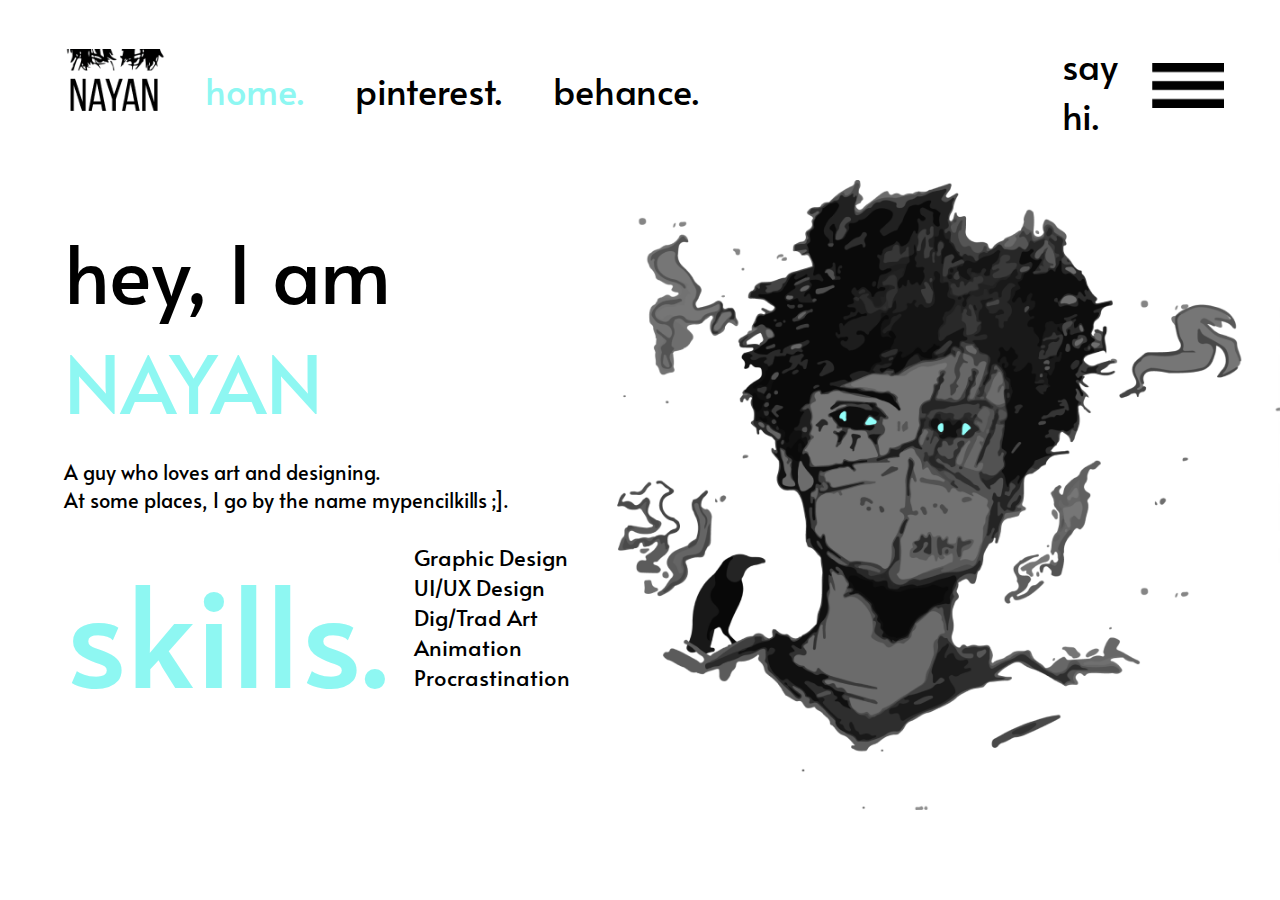
<file: index.html>
<!DOCTYPE html>
<html>
<head>
    <link type="text/css" rel="stylesheet" href="styles.css" />
    
    <link href='https://fonts.googleapis.com/css?family=Alata' rel='stylesheet'>
    <link href='https://fonts.googleapis.com/css?family=Bebas Neue' rel='stylesheet'>
    <link rel="stylesheet" href="https://fonts.googleapis.com/icon?family=Material+Icons">
    <meta name="viewport" content="width=device-width, initial-scale=1">
    <title>mypencilkills</title>
    
</head>
<body>

<!-- HOME -->

<div class="row1">
     <div class="logorow1">
      <img  alt="Nayan K" src="images/logompk.png" >
     </div>

     <div class="menurow1" >
       <a style="text-decoration: none;color:#8EF7F2;">home.</a>
       <a style="margin:0vw 2vw 0vw 2vw" href="https://www.pinterest.ca/Mypencilkills/">pinterest.</a>
       <a>behance.</a>
     </div>

     <div class="menurow2">
      INTRO
     </div>

     <div class="sayhi" style="cursor: pointer;" onclick="openStuff()">
       <a href="popupSayhi/index.html" >say hi.</a>
     </div>

     <div class="hamburger">
      <img  alt="Nayan K" src="images/hamburger icon.png" style="height: 5vh;width:auto; cursor:pointer" onclick="openNav1()">
      <!-- POP UP 1- hamburger -->
      <div id="POPUP1" class="overlay1">

      <div class="leftbox">
        <a href="index.html">ABOUT ME</a>    
        <a href="Experiences/index.html">EXPERIENCE</a>
        <a href="Artworks/index.html">ARTWORKS</a>
        <a href="Designs/index.html">designs</a>
        <a href="Projects/index.html">projects</a>
      </div>
  
      <div class="rightbox">
        <!-- slideshow-->
        <div class="postslideshow">
          
          <div class="mySlides fade">
            <img src="images/t3.png" style="height: 50vh;width: 36vw; object-fit: cover; border-radius: 10px;">
          </div>
          
          <div class="mySlides fade">
            <img src="images/t1.jpg" style="height: 50vh;width: 36vw; object-fit: cover;border-radius: 10px;">
          </div>
  
          <div class="mySlides fade">
            <img src="images/t2.jpg" style="height: 50vh; width: 36vw; object-fit: cover; border-radius: 10px;">
          </div>
  
          <br>
  
          <div class="dotssss">
            <a style="font-family: Alata; font-size: 3vh; margin-top: 1vh; margin-left: 3vh;">latest social media posts</a>
            <div>
            <span class="dot" onclick="currentSlide(1)"></span> 
            <span class="dot" onclick="currentSlide(2)"></span> 
            <span class="dot" onclick="currentSlide(3)"></span> 
          </div>
          </div>
            
        
        </div>



        <div class="endbar">
          <div class="logo">
            <img  alt="Nayan K" src="images/logompk.png">
          </div>
  
          <div class="closebar">
            <div class="mineta">
              <a href="https://www.instagram.com/mypencilkills/"><img src="images/instagram.svg" alt="instagram"></a>
              <a href="https://www.instagram.com/mypencilkills/"><img src="images/BEHANCE.svg" alt="instagram"></a>
              <a href="https://www.instagram.com/mypencilkills/"><img src="images/PINTEREST.svg" alt="instagram" ></a>
              <a href="https://www.instagram.com/mypencilkills/" ><img src="images/Linkedin.svg" alt="instagram" ></a>
            </div>

            <o><button type="button" onclick="closeNav1()">close</button></o>
          </div>
  
        </div>  
        
        

      </div>
  
      </div>
     </div>

</div>

<div class="row2">
     <div class="row2Text">
       <k1>
       <a >hey, I am </a>
       <a style="color: #8EF7F2 ">NAYAN <br></a>
       </k1>
       <o style="font-size: 15px;"><br></o>

       <a2>A guy who loves art and designing.<br>
        At some places, I go by the name mypencilkills ;].<br>
       </a2>

       <k2>
         <c style=" color: #8EF7F2; margin-right: 2vw;">skills.</c>
         <d>
          Graphic Design<br>
          UI/UX Design<br>
          Dig/Trad Art<br>
          Animation<br>
          Procrastination<br>
         </d>
       </k2>
     </div>

     <div class="Image">
      <img  alt="Nayan K" src="images/bgless nyn 1.png" >
     </div>

</div>

<div class="row3">

  <div class="sayhi2" style="cursor: pointer;" onclick="openStuff()">
    <a href="popupSayhi/index.html" style="text-decoration: none; color: black;">say hi.</a>
  </div>

  <div class="emptyrow3"> 
  </div>

  <div class="hamburger2">
   <img  alt="Nayan K" src="images/hamburger icon.png" style="height: 3vh;width:auto; cursor:pointer" onclick="openNav1()">
  </div>

</div>

<!-- ABOUT ME 

<div class="aboutme">
  <h1> About me</h1>
</div>


-->


<script src="myscript.js"></script>

</body>
</html>
</file>
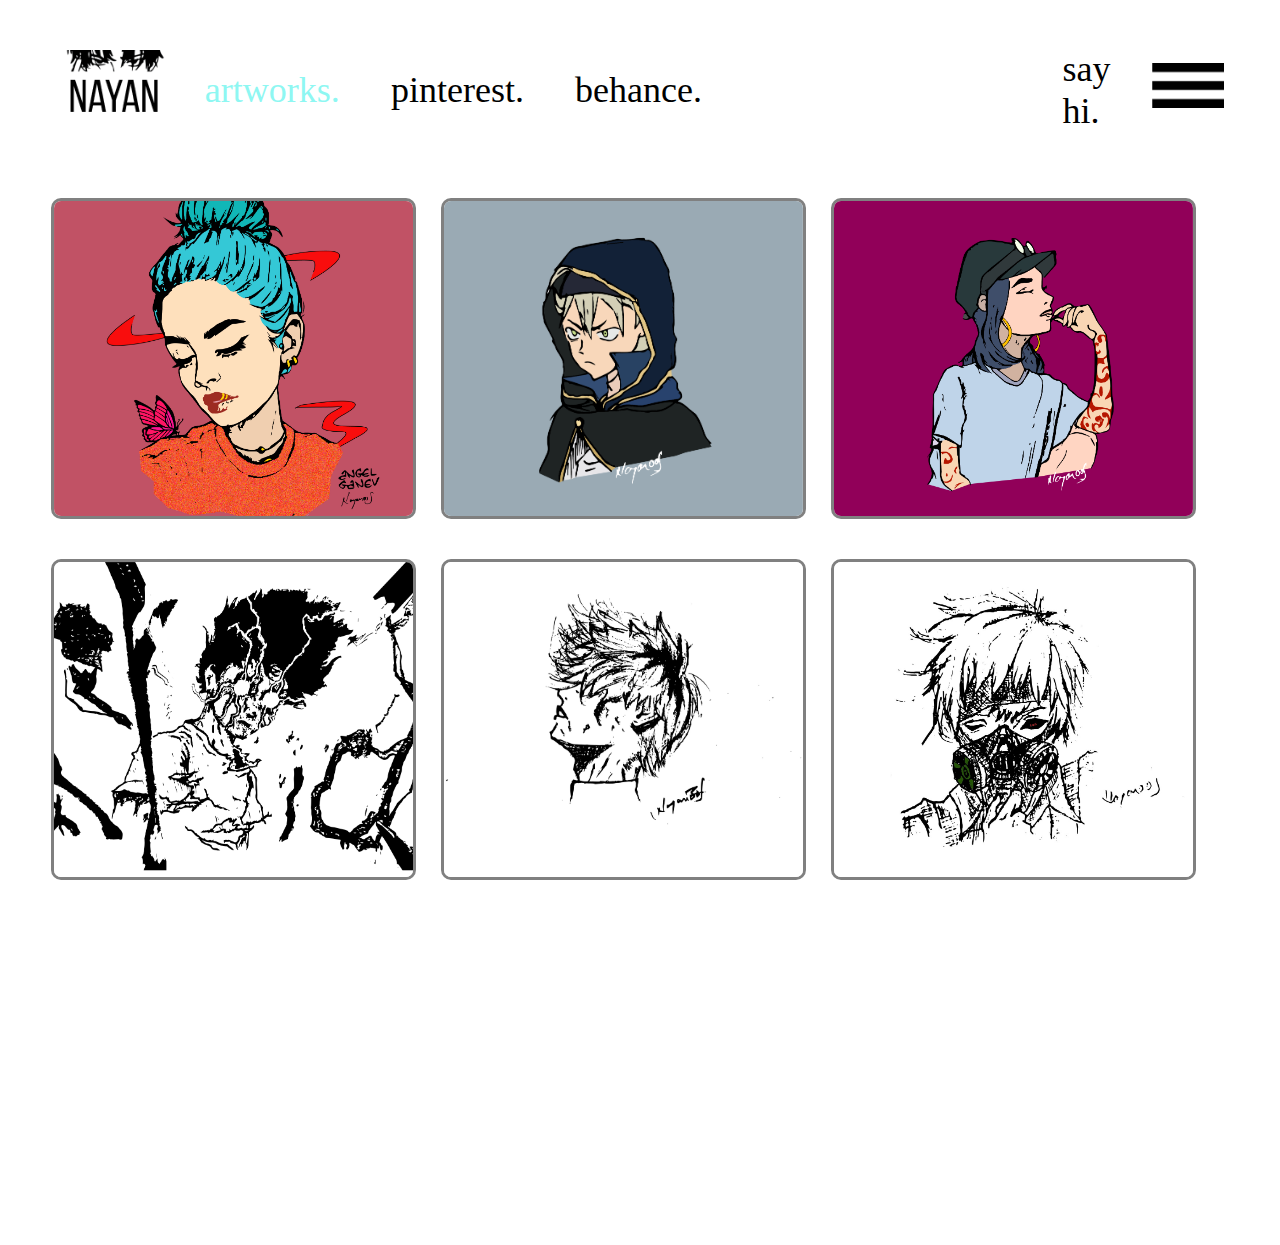
<file: Artworks/index.html>
<!DOCTYPE html>
<html>
<head>
    <link type="text/css" rel="stylesheet" href="styles.css" />
    <link href='https://fonts.googleapis.com/css?family=Sofia' rel='stylesheet'>
    <link href='https://fonts.googleapis.com/css?family=Bebas Neue' rel='stylesheet'>
    <link rel="stylesheet" href="https://fonts.googleapis.com/icon?family=Material+Icons">
    <meta name="viewport" content="width=device-width, initial-scale=1">
    <title>mypencilkills</title>
</head>
<body>

<!-- HOME -->

<div class="row1">
     <div class="logorow1">
      <img  alt="Nayan K" src="images/logompk.png" >
     </div>

     <div class="menurow1" >
      <a style="text-decoration: none;color:#8EF7F2;">artworks.</a>
      <a style="margin:0vw 2vw 0vw 2vw" href="https://www.pinterest.ca/Mypencilkills/">pinterest.</a>
      <a>behance.</a>
     </div>

     <div class="menurow2">
      Artworks
     </div>

     <div class="sayhi" style="cursor: pointer;" onclick="openStuff()">
      <a href="popupSayhi/index.html" >say hi.</a>
    </div>

     <div class="hamburger">
      <img  alt="Nayan K" src="images/hamburger icon.png" style="height: 5vh;width:auto; cursor:pointer" onclick="openNav1()">
      <!-- POP UP 1- hamburger -->
      <div id="POPUP1" class="overlay1">

      <div class="leftbox">
        <a href="../index.html">ABOUT ME</a>    
        <a href="../Experiences/index.html">EXPERIENCE</a>
        <a href="index.html">ARTWORKS</a>
        <a href="../Designs/index.html">designs</a>
        <a href="../Projects/index.html">projects</a>
      </div>
  
      <div class="rightbox">
        <!-- slideshow-->
        <div class="postslideshow">
          
          <div class="mySlides fade">
            <img src="images/t3.png" style="height: 50vh;width: 36vw; object-fit: cover; border-radius: 10px;">
          </div>
          
          <div class="mySlides fade">
            <img src="images/t1.jpg" style="height: 50vh;width: 36vw; object-fit: cover;border-radius: 10px;">
          </div>
  
          <div class="mySlides fade">
            <img src="images/t2.jpg" style="height: 50vh; width: 36vw; object-fit: cover; border-radius: 10px;">
          </div>
  
          <br>
  
          <div class="dotssss">
            <a style="font-family: futura; font-size: 3vh; margin-top: 1vh; margin-left: 3vh;">latest social media posts</a>
            <div>
            <span class="dot" onclick="currentSlide(1)"></span> 
            <span class="dot" onclick="currentSlide(2)"></span> 
            <span class="dot" onclick="currentSlide(3)"></span> 
          </div>
          </div>
            
        
        </div>



        <div class="endbar">
          <div class="logo">
            <img  alt="Nayan K" src="images/logompk.png">
          </div>
  
          <div class="closebar">
            <div class="mineta">
              <a1 href="https://www.instagram.com/mypencilkills/"><img src="images/instagram.svg" alt="instagram"></a1>
              <a1 href="https://www.instagram.com/mypencilkills/"><img src="images/BEHANCE.svg" alt="instagram"></a1>
              <a1 href="https://www.instagram.com/mypencilkills/"><img src="images/PINTEREST.svg" alt="instagram" ></a1>
              <a2 href="https://www.instagram.com/mypencilkills/"><img src="images/Linkedin.svg" alt="instagram" ></a2>
            </div>

            <o><button type="button" onclick="closeNav1()">close</button></o>
          </div>
  
        </div>  
        
        

      </div>
  
      </div>

     </div>

</div>

<div class="row2">
  <div class="rpie">
    <div class="rbeta" >
      <a href="https://www.instagram.com/mypencilkills/"><img src="images/t1.jpg" ></a>
    </div>  
    <div class="rbeta" ><a href="https://www.instagram.com/mypencilkills/"><img src="images/t3.png" ></a></div> 
    <div class="rbeta" ><a href="https://www.instagram.com/mypencilkills/"><img src="images/t4.png"></a></div> 
   
  </div>
  <div class="rpie">
    <div class="rbeta" href="https://www.instagram.com/mypencilkills/"><img src="images/t8.jpg" ></div>  
    <div class="rbeta" href="https://www.instagram.com/mypencilkills/"><img src="images/mpk.jpg" ></div>   
    <div class="rbeta" href="https://www.instagram.com/mypencilkills/"><img src="images/t5.jpg" ></div>
  </div>
  <div class="rpie">
    <div class="rbeta"><img src="images/t9.jpg" ></div>  
    <div class="rbeta"><img src="images/t7.jpg" ></div>   
    <div class="rbeta"><img src="images/t8.jpg" ></div>
  </div>
</div>

<div class="row3">

  <div class="sayhi2" style="cursor: pointer;" onclick="openStuff()">
    <a href="../popupsayhi/index.html" style="text-decoration: none; color: black;">say hi.</a>
  </div>

  <div class="emptyrow3"> 
  </div>

  <div class="hamburger2">
   <img  alt="Nayan K" src="images/hamburger icon.png" style="height: 3vh;width:auto; cursor:pointer" onclick="openNav1()">
  </div>

</div>

<script src="myscript.js"></script>

</body>
</html>
</file>
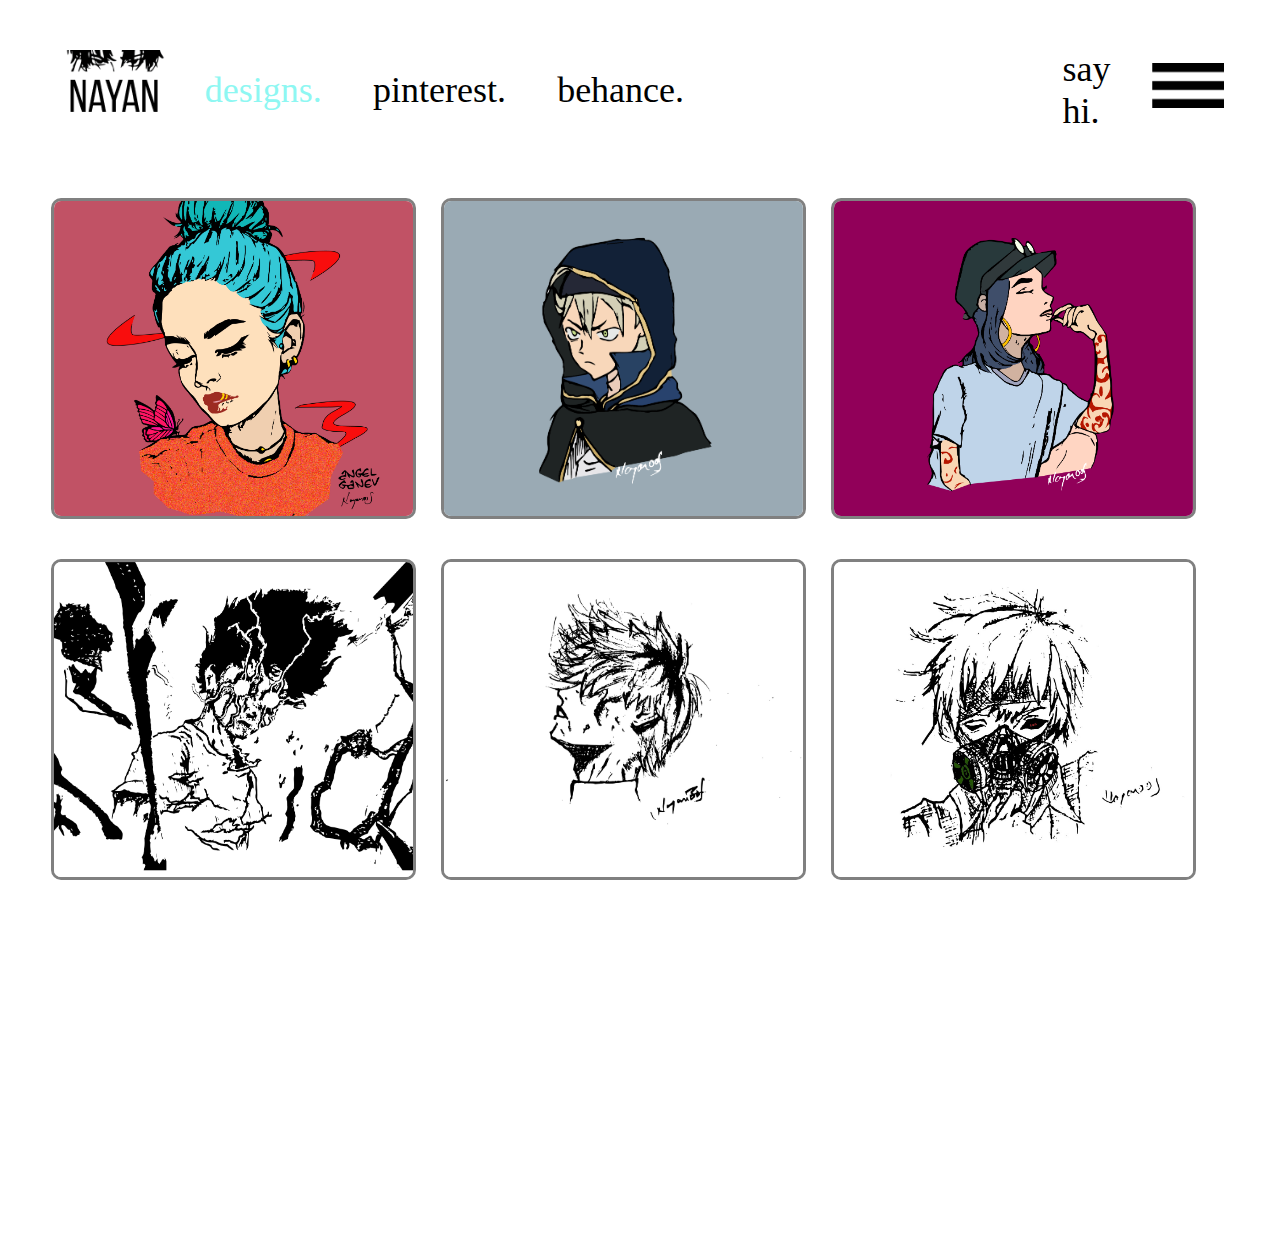
<file: Designs/index.html>
<!DOCTYPE html>
<html>
<head>
    <link type="text/css" rel="stylesheet" href="styles.css" />
    <link href='https://fonts.googleapis.com/css?family=Sofia' rel='stylesheet'>
    <link href='https://fonts.googleapis.com/css?family=Bebas Neue' rel='stylesheet'>
    <link rel="stylesheet" href="https://fonts.googleapis.com/icon?family=Material+Icons">
    <meta name="viewport" content="width=device-width, initial-scale=1">
    <title>mypencilkills</title>
</head>
<body>

<!-- HOME -->

<div class="row1">
     <div class="logorow1">
      <img  alt="Nayan K" src="images/logompk.png" >
     </div>

     <div class="menurow1" >
      <a style="text-decoration: none;color:#8EF7F2;">designs.</a>
      <a style="margin:0vw 2vw 0vw 2vw" href="https://www.pinterest.ca/Mypencilkills/">pinterest.</a>
      <a>behance.</a>
     </div>

     <div class="menurow2">
      Designs
     </div>

     <div class="sayhi" style="cursor: pointer;" onclick="openStuff()">
      <a href="popupSayhi/index.html" >say hi.</a>
    </div>

     <div class="hamburger">
      <img  alt="Nayan K" src="images/hamburger icon.png" style="height: 5vh;width:auto; cursor:pointer" onclick="openNav1()">
      <!-- POP UP 1- hamburger -->
      <div id="POPUP1" class="overlay1">

      <div class="leftbox">
        <a href="../index.html">ABOUT ME</a>    
        <a href="../Experiences/index.html">EXPERIENCE</a>
        <a href="../Artworks/index.html">ARTWORKS</a>
        <a href="index.html">designs</a>
        <a href="../Projects/index.html">projects</a>
      </div>
  
      <div class="rightbox">
        <!-- slideshow-->
        <div class="postslideshow">
          
          <div class="mySlides fade">
            <img src="images/t3.png" style="height: 50vh;width: 36vw; object-fit: cover; border-radius: 10px;">
          </div>
          
          <div class="mySlides fade">
            <img src="images/t1.jpg" style="height: 50vh;width: 36vw; object-fit: cover;border-radius: 10px;">
          </div>
  
          <div class="mySlides fade">
            <img src="images/t2.jpg" style="height: 50vh; width: 36vw; object-fit: cover; border-radius: 10px;">
          </div>
  
          <br>
  
          <div class="dotssss">
            <a style="font-family: futura; font-size: 3vh; margin-top: 1vh; margin-left: 3vh;">latest social media posts</a>
            <div>
            <span class="dot" onclick="currentSlide(1)"></span> 
            <span class="dot" onclick="currentSlide(2)"></span> 
            <span class="dot" onclick="currentSlide(3)"></span> 
          </div>
          </div>
            
        
        </div>



        <div class="endbar">
          <div class="logo">
            <img  alt="Nayan K" src="images/logompk.png">
          </div>
  
          <div class="closebar">
            <div class="mineta">
              <a1 href="https://www.instagram.com/mypencilkills/"><img src="images/instagram.svg" alt="instagram"></a1>
              <a1 href="https://www.instagram.com/mypencilkills/"><img src="images/BEHANCE.svg" alt="instagram"></a1>
              <a1 href="https://www.instagram.com/mypencilkills/"><img src="images/PINTEREST.svg" alt="instagram" ></a1>
              <a2 href="https://www.instagram.com/mypencilkills/"><img src="images/Linkedin.svg" alt="instagram" ></a2>
            </div>

            <o><button type="button" onclick="closeNav1()">close</button></o>
          </div>
  
        </div>  
        
        

      </div>
  
      </div>

     </div>

</div>

<div class="row2">
  <div class="rpie">
    <div class="rbeta" >
      <a href="https://www.instagram.com/mypencilkills/"><img src="images/t1.jpg" ></a>
    </div>  
    <div class="rbeta" ><a href="https://www.instagram.com/mypencilkills/"><img src="images/t3.png" ></a></div> 
    <div class="rbeta" ><a href="https://www.instagram.com/mypencilkills/"><img src="images/t4.png"></a></div> 
   
  </div>
  <div class="rpie">
    <div class="rbeta" href="https://www.instagram.com/mypencilkills/"><img src="images/t8.jpg" ></div>  
    <div class="rbeta" href="https://www.instagram.com/mypencilkills/"><img src="images/mpk.jpg" ></div>   
    <div class="rbeta" href="https://www.instagram.com/mypencilkills/"><img src="images/t5.jpg" ></div>
  </div>
  <div class="rpie">
    <div class="rbeta"><img src="images/t9.jpg" ></div>  
    <div class="rbeta"><img src="images/t7.jpg" ></div>   
    <div class="rbeta"><img src="images/t8.jpg" ></div>
  </div>
</div>

<div class="row3">

  <div class="sayhi2" style="cursor: pointer;" onclick="openStuff()">
    <a href="../popupsayhi/index.html" style="text-decoration: none; color: black;">say hi.</a>
  </div>

  <div class="emptyrow3"> 
  </div>

  <div class="hamburger2">
   <img  alt="Nayan K" src="images/hamburger icon.png" style="height: 3vh;width:auto; cursor:pointer" onclick="openNav1()">
  </div>

</div>

<script src="myscript.js"></script>

</body>
</html>
</file>
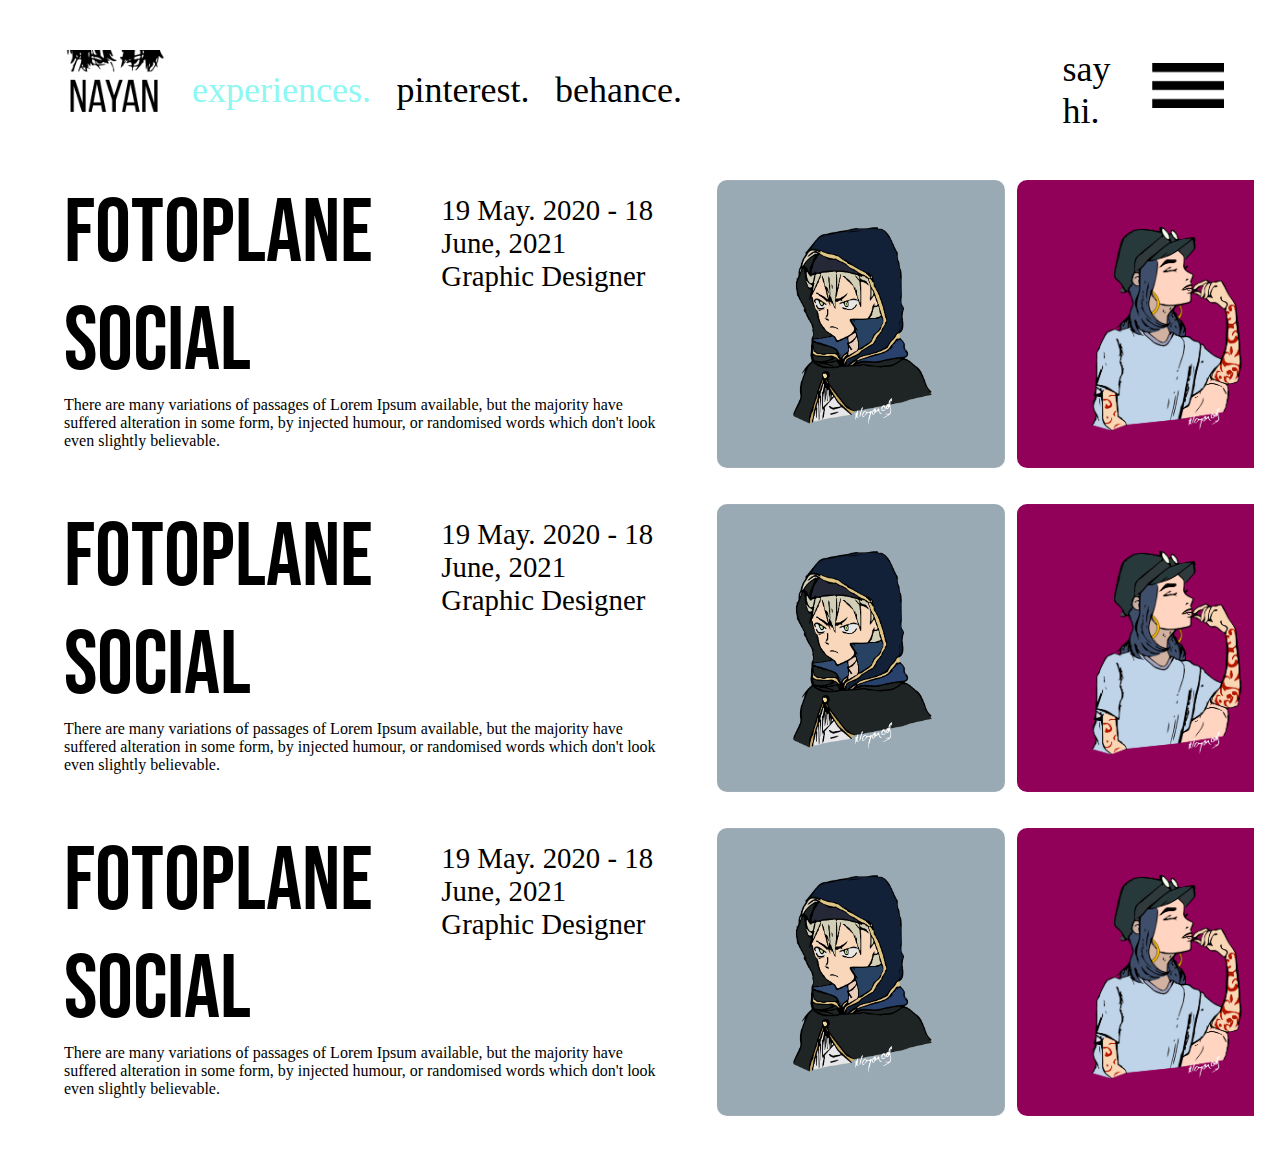
<file: Experiences/index.html>
<!DOCTYPE html>
<html>
<head>
    <link type="text/css" rel="stylesheet" href="styles.css" />
    <link href='https://fonts.googleapis.com/css?family=Sofia' rel='stylesheet'>
    <link href='https://fonts.googleapis.com/css?family=Bebas Neue' rel='stylesheet'>
    <link rel="stylesheet" href="https://fonts.googleapis.com/icon?family=Material+Icons">
    <meta name="viewport" content="width=device-width, initial-scale=1">
    <title>mypencilkills</title>
</head>
<body>

<!-- HOME -->

<div class="row1">
     <div class="logorow1">
      <img  alt="Nayan K" src="images/logompk.png" >
     </div>

     <div class="menurow1" >
      <a style="text-decoration: none;color:#8EF7F2;">experiences.</a>
      <a style="margin:0vw 2vw 0vw 2vw" href="https://www.pinterest.ca/Mypencilkills/">pinterest.</a>
      <a>behance.</a>
     </div>

     <div class="menurow2">
      Exp
     </div>

     <div class="sayhi" style="cursor: pointer;" onclick="openStuff()">
      <a href="popupSayhi/index.html" >say hi.</a>
    </div>

     <div class="hamburger">
      <img  alt="Nayan K" src="images/hamburger icon.png" style="height: 5vh;width:auto; cursor:pointer" onclick="openNav1()">
      <!-- POP UP 1- hamburger -->
      <div id="POPUP1" class="overlay1">

      <div class="leftbox">
        <a href="../index.html">ABOUT ME</a>    
        <a href="index.html">EXPERIENCE</a>
        <a href="../Artworks/index.html">ARTWORKS</a>
        <a href="../Designs/index.html">designs</a>
        <a href="../Projects/index.html">projects</a>
      </div>
  
      <div class="rightbox">
        <!-- slideshow-->
        <div class="postslideshow">
          
          <div class="mySlides fade">
            <img src="images/t3.png" style="height: 50vh;width: 36vw; object-fit: cover; border-radius: 10px;">
          </div>
          
          <div class="mySlides fade">
            <img src="images/t1.jpg" style="height: 50vh;width: 36vw; object-fit: cover;border-radius: 10px;">
          </div>
  
          <div class="mySlides fade">
            <img src="images/t2.jpg" style="height: 50vh; width: 36vw; object-fit: cover; border-radius: 10px;">
          </div>
  
          <br>
  
          <div class="dotssss">
            <a style="font-family: futura; font-size: 3vh; margin-top: 1vh; margin-left: 3vh;">latest social media posts</a>
            <div>
            <span class="dot" onclick="currentSlide(1)"></span> 
            <span class="dot" onclick="currentSlide(2)"></span> 
            <span class="dot" onclick="currentSlide(3)"></span> 
          </div>
          </div>
            
        
        </div>



        <div class="endbar">
          <div class="logo">
            <img  alt="Nayan K" src="images/logompk.png">
          </div>
  
          <div class="closebar">
            <div class="mineta">
              <a1 href="https://www.instagram.com/mypencilkills/"><img src="images/instagram.svg" alt="instagram"></a1>
              <a1 href="https://www.instagram.com/mypencilkills/"><img src="images/BEHANCE.svg" alt="instagram"></a1>
              <a1 href="https://www.instagram.com/mypencilkills/"><img src="images/PINTEREST.svg" alt="instagram" ></a1>
              <a2 href="https://www.instagram.com/mypencilkills/"><img src="images/Linkedin.svg" alt="instagram" ></a2>
            </div>

            <o><button type="button" onclick="closeNav1()">close</button></o>
          </div>
  
        </div>  
        
        

      </div>
  
      </div>

     </div>

</div>

<div class="row2">
  <div class="exp1">

    <div class="leftexp">
      <div class="heading">
        <div class="title">
          FOTOPLANE SOCIAL
        </div>
        <div class="date">
          <eta>19 May. 2020 - 18 June, 2021<br></eta>
          <eta>Graphic Designer</eta>
        </div>
      </div>
      <div class="description">
        There are many variations of passages of Lorem Ipsum available, but the majority have suffered alteration in some form, by injected humour, or randomised words which don't look even slightly believable. 
      </div>

    </div>
    
    <div class="rightexp">
      <img src="images/t3.png" >
      <img src="images/t4.png" >
      <img src="images/mpk.jpg" >
    </div>

  </div>

  <div class="exp1">

    <div class="leftexp">
      <div class="heading">
        <div class="title">
          FOTOPLANE SOCIAL
        </div>
        <div class="date">
          <eta>19 May. 2020 - 18 June, 2021<br></eta>
          <eta>Graphic Designer</eta>
        </div>
      </div>
      <div class="description">
        There are many variations of passages of Lorem Ipsum available, but the majority have suffered alteration in some form, by injected humour, or randomised words which don't look even slightly believable. 
      </div>

    </div>
    
    <div class="rightexp">
      <img src="images/t3.png" >
      <img src="images/t4.png" >
      <img src="images/mpk.jpg" >
    </div>

  </div>
  
 <div class="exp1">

    <div class="leftexp">
      <div class="heading">
        <div class="title">
          FOTOPLANE SOCIAL
        </div>
        <div class="date">
          <eta>19 May. 2020 - 18 June, 2021<br></eta>
          <eta>Graphic Designer</eta>
        </div>
      </div>
      <div class="description">
        There are many variations of passages of Lorem Ipsum available, but the majority have suffered alteration in some form, by injected humour, or randomised words which don't look even slightly believable. 
      </div>

    </div>
    
    <div class="rightexp">
      <img src="images/t3.png" >
      <img src="images/t4.png" >
      <img src="images/mpk.jpg" >
    </div>

  </div>


</div>

<div class="row3">

  <div class="sayhi2" style="cursor: pointer;" onclick="openStuff()">
    <a href="../popupSayhi/index.html" style="text-decoration: none; color: black;">say hi.</a>
  </div>

  <div class="emptyrow3"> 
  </div>

  <div class="hamburger2">
   <img  alt="Nayan K" src="images/hamburger icon.png" style="height: 3vh;width:auto; cursor:pointer" onclick="openNav1()">
  </div>

</div>

<script src="myscript.js"></script>

</body>
</html>
</file>
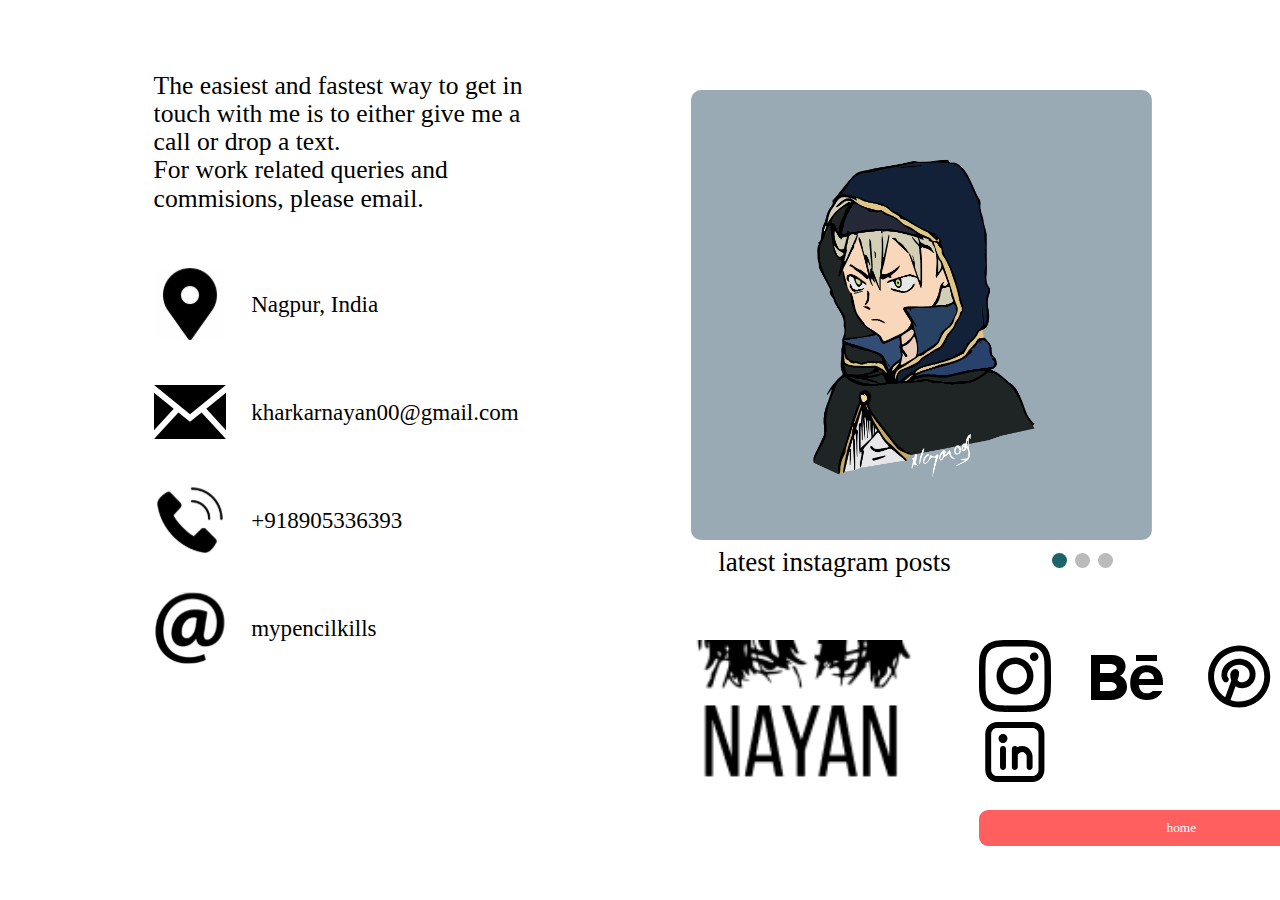
<file: popupSayhi/index.html>
<!DOCTYPE html>
<html>
<head>
    <link type="text/css" rel="stylesheet" href="styles.css" />
    <link href='https://fonts.googleapis.com/css?family=Sofia' rel='stylesheet'>
    <link href='https://fonts.googleapis.com/css?family=Bebas Neue' rel='stylesheet'>
    <link rel="stylesheet" href="https://fonts.googleapis.com/icon?family=Material+Icons">
    <meta name="viewport" content="width=device-width, initial-scale=1">
    <title>Which Me</title>
</head>
<body>


      <div class="POPUP1">

        <div class="leftbox2">
          <div class="title">
            <a>The easiest and fastest way to get in touch with me is to either give me a call or drop a text.
            <br>For work related queries and commisions, please email.</a><br><br>
            
            <div class="adressess">
            <div class="address">
                <img src="images/location.svg" alt="instagram">
                <zeta style="margin-bottom: 0px;">Nagpur, India</zeta>
            </div>
            <div class="address">
              <img src="images/email.svg" alt="instagram" >
              <zeta style="margin-bottom: 0px;">kharkarnayan00@gmail.com</zeta>
            </div>
            <div class="address">
              <img src="images/call.svg" alt="instagram" >
              <zeta style="margin-bottom: 0px;">+918905336393</zeta>
            </div>
            <div class="address">
            <img src="images/at the rate.svg" alt="instagram" >
            <zeta style="margin-bottom: 0px;">mypencilkills</zeta>
            </div>
          </div>

          </div>
        </div>
  
      <div class="rightbox">
        <!-- slideshow-->
        <div class="postslideshow">
          
          <div class="mySlides fade">
            <img src="images/t3.png">
          </div>
          
          <div class="mySlides fade">
            <img src="images/t1.jpg" >
          </div>
  
          <div class="mySlides fade">
            <img src="images/t2.jpg">
          </div>
  
          <br>
  
          <div class="dotssss">
            <a><div class="Texttt">latest instagram posts</div></a>
            <div>
            <span class="dot" onclick="currentSlide(1)"></span> 
            <span class="dot" onclick="currentSlide(2)"></span> 
            <span class="dot" onclick="currentSlide(3)"></span> 
          </div>
          </div>
            
        
        </div>
        <div class="endbar">
          <div class="logo">
            <img  alt="Nayan K" src="images/logompk.png">
          </div>
  
          <div class="closebar">
            <k>
              <a href="https://www.instagram.com/mypencilkills/"><img src="images/instagram.svg" alt="instagram" ></a>
              <a href="https://www.instagram.com/mypencilkills/"><img src="images/BEHANCE.svg" alt="instagram" ></a>
              <a href="https://www.instagram.com/mypencilkills/"><img src="images/PINTEREST.svg" alt="instagram" ></a>
              <a href="https://www.instagram.com/mypencilkills/"><img src="images/Linkedin.svg" alt="instagram"></a>
            </k>

           
            <o><button onclick="window.location.href='../index.html'" type="button">
              <k2>home</k2>
              </button>
            </o>
  
          </div>
  
        </div>     
      </div>
  
      </div>
    

<script src="myscript.js"></script>

</body>
</html>
</file>
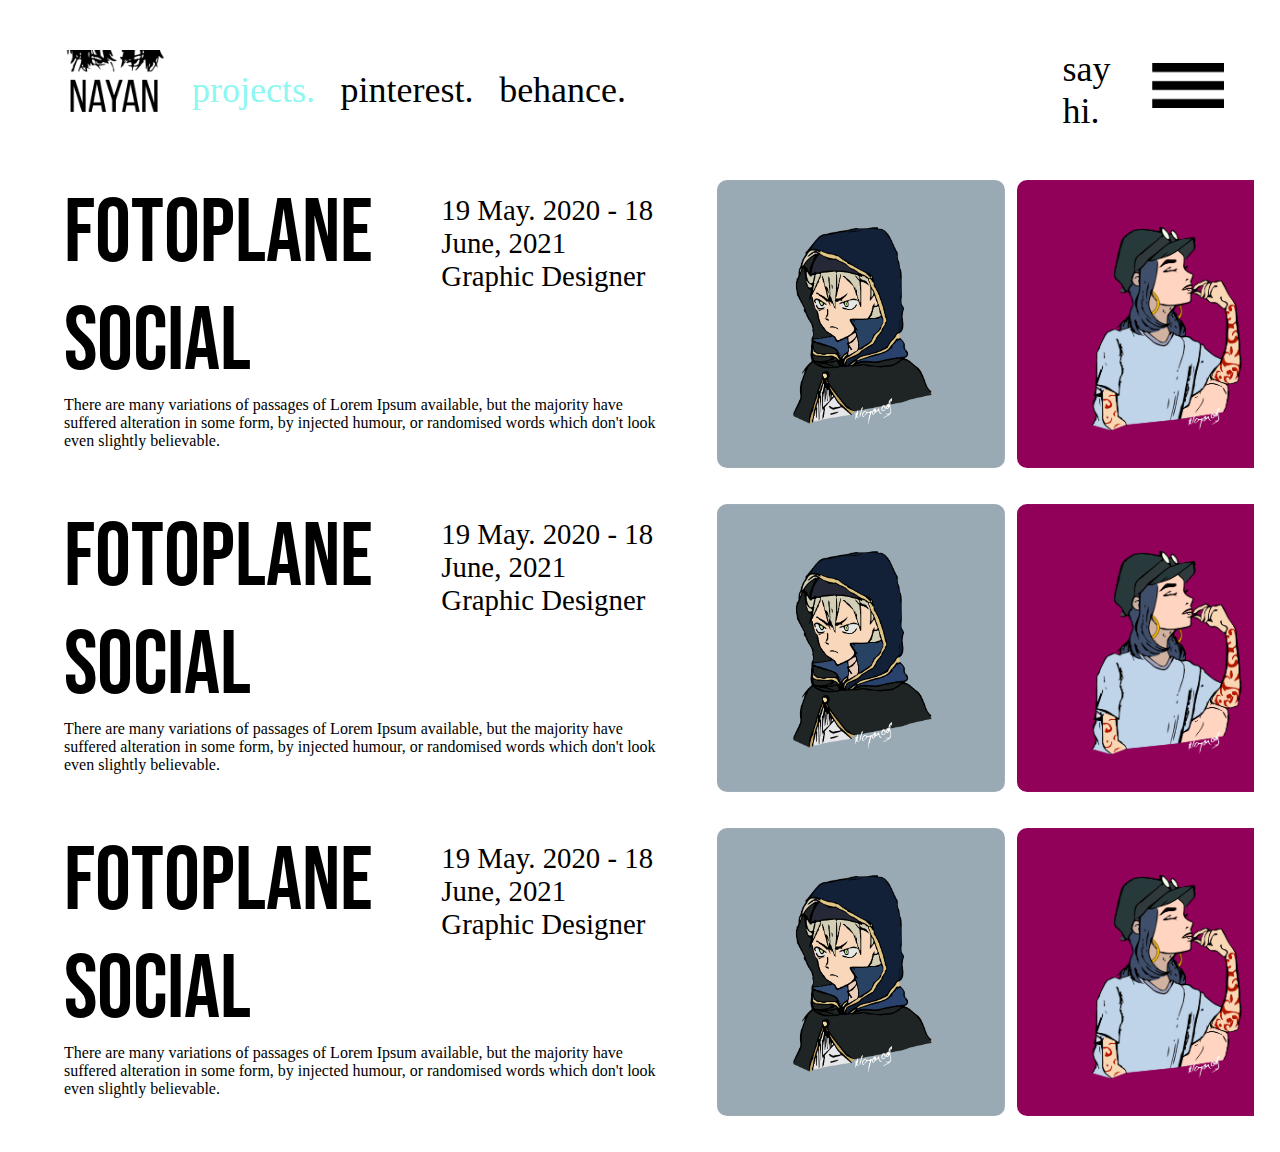
<file: Projects/index.html>
<!DOCTYPE html>
<html>
<head>
    <link type="text/css" rel="stylesheet" href="styles.css" />
    <link href='https://fonts.googleapis.com/css?family=Sofia' rel='stylesheet'>
    <link href='https://fonts.googleapis.com/css?family=Bebas Neue' rel='stylesheet'>
    <link rel="stylesheet" href="https://fonts.googleapis.com/icon?family=Material+Icons">
    <meta name="viewport" content="width=device-width, initial-scale=1">
    <title>mypencilkills</title>
</head>
<body>

<!-- HOME -->

<div class="row1">
     <div class="logorow1">
      <img  alt="Nayan K" src="images/logompk.png" >
     </div>

     <div class="menurow1" >
      <a style="text-decoration: none;color:#8EF7F2;">projects.</a>
      <a style="margin:0vw 2vw 0vw 2vw" href="https://www.pinterest.ca/Mypencilkills/">pinterest.</a>
      <a>behance.</a>
     </div>

     <div class="menurow2">
      Projects
     </div>

     <div class="sayhi" style="cursor: pointer;" onclick="openStuff()">
      <a href="popupSayhi/index.html" >say hi.</a>
    </div>

     <div class="hamburger">
      <img  alt="Nayan K" src="images/hamburger icon.png" style="height: 5vh;width:auto; cursor:pointer" onclick="openNav1()">
      <!-- POP UP 1- hamburger -->
      <div id="POPUP1" class="overlay1">

      <div class="leftbox">
        <a href="../index.html">ABOUT ME</a>    
        <a href="../Experiences/index.html">EXPERIENCE</a>
        <a href="../Artworks/index.html">ARTWORKS</a>
        <a href="../Designs/index.html">designs</a>
        <a href="index.html">projects</a>
      </div>
  
      <div class="rightbox">
        <!-- slideshow-->
        <div class="postslideshow">
          
          <div class="mySlides fade">
            <img src="images/t3.png" style="height: 50vh;width: 36vw; object-fit: cover; border-radius: 10px;">
          </div>
          
          <div class="mySlides fade">
            <img src="images/t1.jpg" style="height: 50vh;width: 36vw; object-fit: cover;border-radius: 10px;">
          </div>
  
          <div class="mySlides fade">
            <img src="images/t2.jpg" style="height: 50vh; width: 36vw; object-fit: cover; border-radius: 10px;">
          </div>
  
          <br>
  
          <div class="dotssss">
            <a style="font-family: futura; font-size: 3vh; margin-top: 1vh; margin-left: 3vh;">latest social media posts</a>
            <div>
            <span class="dot" onclick="currentSlide(1)"></span> 
            <span class="dot" onclick="currentSlide(2)"></span> 
            <span class="dot" onclick="currentSlide(3)"></span> 
          </div>
          </div>
            
        
        </div>



        <div class="endbar">
          <div class="logo">
            <img  alt="Nayan K" src="images/logompk.png">
          </div>
  
          <div class="closebar">
            <div class="mineta">
              <a1 href="https://www.instagram.com/mypencilkills/"><img src="images/instagram.svg" alt="instagram"></a1>
              <a1 href="https://www.instagram.com/mypencilkills/"><img src="images/BEHANCE.svg" alt="instagram"></a1>
              <a1 href="https://www.instagram.com/mypencilkills/"><img src="images/PINTEREST.svg" alt="instagram" ></a1>
              <a2 href="https://www.instagram.com/mypencilkills/"><img src="images/Linkedin.svg" alt="instagram" ></a2>
            </div>

            <o><button type="button" onclick="closeNav1()">close</button></o>
          </div>
  
        </div>  
        
        

      </div>
  
      </div>

     </div>

</div>

<div class="row2">
  <div class="exp1">

    <div class="leftexp">
      <div class="heading">
        <div class="title">
          FOTOPLANE SOCIAL
        </div>
        <div class="date">
          <eta>19 May. 2020 - 18 June, 2021<br></eta>
          <eta>Graphic Designer</eta>
        </div>
      </div>
      <div class="description">
        There are many variations of passages of Lorem Ipsum available, but the majority have suffered alteration in some form, by injected humour, or randomised words which don't look even slightly believable. 
      </div>

    </div>
    
    <div class="rightexp">
      <img src="images/t3.png" >
      <img src="images/t4.png" >
      <img src="images/mpk.jpg" >
    </div>

  </div>

  <div class="exp1">

    <div class="leftexp">
      <div class="heading">
        <div class="title">
          FOTOPLANE SOCIAL
        </div>
        <div class="date">
          <eta>19 May. 2020 - 18 June, 2021<br></eta>
          <eta>Graphic Designer</eta>
        </div>
      </div>
      <div class="description">
        There are many variations of passages of Lorem Ipsum available, but the majority have suffered alteration in some form, by injected humour, or randomised words which don't look even slightly believable. 
      </div>

    </div>
    
    <div class="rightexp">
      <img src="images/t3.png" >
      <img src="images/t4.png" >
      <img src="images/mpk.jpg" >
    </div>

  </div>
  
 <div class="exp1">

    <div class="leftexp">
      <div class="heading">
        <div class="title">
          FOTOPLANE SOCIAL
        </div>
        <div class="date">
          <eta>19 May. 2020 - 18 June, 2021<br></eta>
          <eta>Graphic Designer</eta>
        </div>
      </div>
      <div class="description">
        There are many variations of passages of Lorem Ipsum available, but the majority have suffered alteration in some form, by injected humour, or randomised words which don't look even slightly believable. 
      </div>

    </div>
    
    <div class="rightexp">
      <img src="images/t3.png" >
      <img src="images/t4.png" >
      <img src="images/mpk.jpg" >
    </div>

  </div>


</div>

<div class="row3">

  <div class="sayhi2" style="cursor: pointer;" onclick="openStuff()">
    <a href="../popupSayhi/index.html" style="text-decoration: none; color: black;">say hi.</a>
  </div>

  <div class="emptyrow3"> 
  </div>

  <div class="hamburger2">
   <img  alt="Nayan K" src="images/hamburger icon.png" style="height: 3vh;width:auto; cursor:pointer" onclick="openNav1()">
  </div>

</div>

<script src="myscript.js"></script>

</body>
</html>
</file>
<file: styles.css>
*{
    margin: 0;
    padding: 0;
    box-sizing: 0;
  }
body{
    font-family: "Alata";
    margin: 0;
    background-color: peachpuff;
  }
html,body
  {
      overflow-x: hidden; 
      
  }

.row1{
  font-family: "Alata";
  display: flex;
  flex-direction: row;
  align-items: center;
  justify-content: center;
  height: 20vh;
  background-color: white;
  font-size: 4vh;
  padding: ovh 4vw 0vh 4vw;
}
.logorow1{
  
  width: 10vw;
  align-items: center;
  justify-content: center;
}

.logorow1 img{
  height: 10vh ;width:auto; margin-top: 2vh;
}
.menurow1{
  font-family: "Alata";
  width:68vw ;
  display: flex; flex-direction: row;
}
.menurow1 a{
  text-decoration: none;
  color: black;
}

.menurow1 a:hover {
  cursor: pointer;
  text-decoration: underline;
  color: #1E626B;
}
.menurow1 a{
  padding: 0vh 1vw 0vh 1vw;
}

.menurow2{
  display: none;
}
.sayhi{
  width: 7vw
}
.sayhi a{
  text-decoration: none;
  color: black;
}

.sayhi a:hover {
  cursor: pointer;
  text-decoration: underline;
  color: #1E626B;
}

.hamburger{
  width:5vw ;
}


.row2{
  font-family: "Alata";
  height: 80vh;
  background-color: white;
  display: flex;
  flex-direction: row;
}
.row2Text{
  width: 55vw;
  padding: 4vh 0vw 0vh 5vw;
}
.row2Text a{
  font-size:80px;
}

.row2Text a2{
  font-size: 20px;
}

.row2Text k2{
  display: flex;
  flex-direction: row;
  margin-top: 20px;
}

.row2Text c{
  font-size:140px;
}
.row2Text d{
  font-size: 22px;
  margin-top: 8px;
}
.Image{
  width: auto;
}

.row3{
  font-family: "Alata";
  display: none;
  background-color: white;
}

.sayhi2{
  font-family: "Alata";
  width: 55vw;
  font-size: 35px;
  margin-left: 5vw;
}
.emptyrow3{
  width: 0vw;
}
.hamburger2{
  width: 50vw;
  margin-left: 43vw;
}





.aboutme{
  height: 50vh;
  background-color: cyan;
}

/* Overlay popup1*/

.overlay1 {
  height: 100%;
  width: 0;
  position: fixed;
  z-index: 1;
  top: 0;
  left: 0;
  background-color: white;
  overflow-x: hidden;
  transition: 1s;
  display: flex;
  flex-direction: row;
}

.leftbox{
  font-family: "Bebas Neue";
  width: 50vw;
  background-color: white;
  font-size: 0px;
  line-height: 1.10;
  margin-top: 8vh;
}
.leftbox a{
  text-decoration: none;
  font-size: 90px;
  margin-left: 12vw;
  display: inline-block;
  color: #1E626B;
}

.leftbox a:hover{
  color: black;
}
.rightbox{
  width: 50vw;
  background-color: white;
  margin-top: 4vh;
}


.postslideshow{
  width: 40vw;
  margin-right: 4vw;
  line-height: 20.5%;
  margin-top: 6vh;
}

.dotssss{
  line-height: 1.2%;
  background-color: white;
  display: flex;
  flex-direction: row;
  margin-top: 0.8vw;
}
.dotssss a{
  width: 28vw;
}
/* The dots/bullets/indicators */
.dot {
  cursor: pointer;
  height: 15px;
  width: 15px;
  margin: 0 2px;
  background-color: #bbb;
  border-radius: 50%;
  display: inline-block;
  transition: background-color 0.6s ease;
}

.active, .dot:hover {
  background-color: #1E626B;
}

/* Fading animation */
.fade {
  -webkit-animation-name: fade;
  -webkit-animation-duration: 1.5s;
  animation-name: fade;
  animation-duration: 1.5s;
}

@-webkit-keyframes fade {
  from {opacity: .4} 
  to {opacity: 1}
}

@keyframes fade {
  from {opacity: .4} 
  to {opacity: 1}
}
.Image img {
  height: 70vh;
  width:auto;
}


.endbar{
  display: flex;
  flex-direction: row;
  background-color:white;
}
.logo img{
  height: 22vh ;width:auto; margin-top: 8vh;
}
.closebar{
  display: flex;
  flex-direction: column;
  
}
.closebar o button{
  cursor:pointer ;border-radius: 1vh;width: 46vh; height: 4vh;
  font-family: futura; background-color: #FF5F5F; color: white;border: none;
}

.closebar o button:hover{
  background-color: #1E626B;
}
.mineta {
  margin-top: 8vh;
}



.mineta a img {
  width: 8vh;
  margin-right: 4vh;
}


@media screen and (max-width: 600px) {
  .logorow1{
    width: 50vw;
  }
  .logorow1 img{
    height: 10vh ;width:auto; margin-top: 5vh; margin-left: 10vw;
  }

  .menurow1{
    display: none;
  }

  .menurow2{
    color: #8EF7F2;
    width: 50vh;
    display: flex;
    margin-top: 1vh;
    
    margin-left: 25vw;
  }
  
  .row1 {
    height:10vh;
  }
  .row2 {
    flex-direction: column-reverse;
    height: 75vh;
  }
  .row2Text{
    height: 50vh;
    width: 90vw;
    text-align: center;
  }
  .row2Text a {
    font-size: 35px;
    text-align: center;
  }
  .row2Text k2{
    flex-direction: column;
  }
  .row2Text c{
    font-size: 35px;
  }
  .Image {
    height: 40vh;
    overflow-y: hidden;
    overflow-x: hidden;
  }
  .sayhi{
    display: none;
  }
  .hamburger img{
    display: none;
  }
  .Image img {
    height: 35vh;
    width: auto;
    margin: 2vh 15vw ;
  }
  .row3{
    height: 8vh;
    display: flex;
    flex-direction: row;
    text-align: center;
    align-items: center;
  }
  .overlay1{
    flex-direction: column;
  }

  .leftbox{
    width: 100%;
    height: 65vh;
    background-color: white;
    margin-top: 25vh;
    margin-bottom: 0%;
  }
  .leftbox a {
    font-size: 96px;
    margin-left: 5vw;
  }

  .rightbox{
    background-color: white;
    height: 55vh;
    width: 100%;
    margin-top: 0%;
  }

  .postslideshow{
    display: none;
  }
  .endbar{
    width: 100%;
    height: auto;
  }
  .logo{
    display: none;
  }
  .mineta{
    display: none;
  }
  .closebar{
    display: flex;
    flex-direction: column;
    width: 100vw;  
    margin-right: 5vw;  
    margin-top: 0%;
  }

  .closebar o button{
    cursor:pointer ;border-radius: 1vh;width: 60vw; height: 3vh;
    font-family: futura; background-color: #FF5F5F; color: white;border: none;margin-left: 5vw;
  }
 
  

}
</file>
<file: Artworks/styles.css>
*{
    margin: 0;
    padding: 0;
    box-sizing: 0;
  }
body{
    margin: 0;
    background-color: white;
  }
html,body
  {
      overflow-x: hidden; 
  }

.row1{
  font-family: "Futura";
  display: flex;
  flex-direction: row;
  align-items: center;
  justify-content: center;
  height: 20vh;
  background-color: white;
  font-size: 4vh;
  padding: ovh 4vw 0vh 4vw;
}
.logorow1{
  width: 10vw;
  align-items: center;
  justify-content: center;
}

.logorow1 img{
  height: 10vh ;width:auto; margin-top: 2vh;
}
.menurow1{
  width:68vw ;
  display: flex; flex-direction: row;
}
.menurow1 a{
  text-decoration: none;
  color: black;
}

.menurow1 a:hover {
  cursor: pointer;
  text-decoration: underline;
  color: #1E626B;
}
.menurow1 a{
  padding: 0vh 1vw 0vh 1vw;
}

.menurow2{
  display: none;
}
.sayhi{
  width: 7vw
}
.sayhi a{
  text-decoration: none;
  color: black;
}

.sayhi a:hover {
  cursor: pointer;
  text-decoration: underline;
  color: #1E626B;
}

.hamburger{
  width:5vw ;
}


.row2{
  font-family: "Futura";
  width: 100%;
  height: 80vh;
  background-color: white;
  display: flex;
  flex-direction: column;
  
}


.rpie{
    width: 90vw;
    background-color: white;
    margin: 2vh 3vw;
    display: flex;
    flex-direction: row;
}

.rbeta img{
  height: 35vh; 
  width: 28vw;

  object-fit: cover; 
  border-radius: 10px; 
  margin-right: 1vw;margin-left: 1vw;
  border-color: grey;border-style: solid;
  cursor: pointer;
}

.text{
  display: none;

}
.rbeta img:hover {
  opacity: 0.8;
}

.row3{
  display: none;
  background-color: white;
  position: fixed;
}

.sayhi2{
  font-family: "Futura";
  width: 30vw;
  font-size: 35px;
  margin-left: 5vw;
  background-color: white;
}
.emptyrow3{
  width: 0vw;
}
.hamburger2{
  width: 50vw;
  margin-left: 25vw;
}






/* Overlay popup1*/

.overlay1 {
  height: 100%;
  width: 0;
  position: fixed;
  z-index: 1;
  top: 0;
  left: 0;
  background-color: white;
  overflow-x: hidden;
  transition: 1s;
  display: flex;
  flex-direction: row;
}

.leftbox{
  font-family: "Bebas Neue";
  width: 50vw;
  background-color: white;
  font-size: 0px;
  line-height: 1.10;
  margin-top: 8vh;
}
.leftbox a{
  font-size: 90px;
  margin-left: 12vw;
  display: inline-block;
  color: #1E626B;
}
.leftbox a{
  text-decoration: none;
  font-size: 90px;
  margin-left: 12vw;
  display: inline-block;
  color: #1E626B;
}

.leftbox a:hover{
  color: black;
}

.rightbox{
  width: 50vw;
  background-color: white;
  margin-top: 4vh;
}


.postslideshow{
  width: 40vw;
  margin-right: 4vw;
  line-height: 20.5%;
  margin-top: 6vh;
}

.dotssss{
  line-height: 1.2%;
  background-color: white;
  display: flex;
  flex-direction: row;
  margin-top: 0.8vw;
}
.dotssss a{
  width: 28vw;
}
/* The dots/bullets/indicators */
.dot {
  cursor: pointer;
  height: 15px;
  width: 15px;
  margin: 0 2px;
  background-color: #bbb;
  border-radius: 50%;
  display: inline-block;
  transition: background-color 0.6s ease;
}

.active, .dot:hover {
  background-color: #1E626B;
}

/* Fading animation */
.fade {
  -webkit-animation-name: fade;
  -webkit-animation-duration: 1.5s;
  animation-name: fade;
  animation-duration: 1.5s;
}

@-webkit-keyframes fade {
  from {opacity: .4} 
  to {opacity: 1}
}

@keyframes fade {
  from {opacity: .4} 
  to {opacity: 1}
}
.Image img {
  height: 70vh;
  width:auto;
}


.endbar{
  display: flex;
  flex-direction: row;
  background-color:white;
}
.logo img{
  height: 22vh ;width:auto; margin-top: 8vh;
}
.closebar{
  display: flex;
  flex-direction: column;
  
}
.closebar o button{
  cursor:pointer ;border-radius: 1vh;width: 100%; height: 4vh;
  font-family: futura; background-color: #FF5F5F; color: white;border: none;
}
.closebar o button:hover{
  background-color: #1E626B;
}
.mineta {
  margin-top: 8vh;
}
.mineta a2 img {
  width: 8vh;
}
.mineta a1 img {
  width: 8vh;
  margin-right: 2vw;;
}


@media screen and (max-width: 600px) {
  .logorow1{
    width: 50vw;
  }
  .logorow1 img{
    height: 10vh ;width:auto; margin-top: 5vh; margin-left: 10vw;
  }

  .menurow1{
    display: none;
  }

  .menurow2{
    color: #8EF7F2;
    width: 50vh;
    display: flex;
    margin-top: 1vh;
    
    margin-left: 25vw;
  }
  
  .row1 {
    height:10vh;
    margin-bottom: 2vh;
  }

  
  .sayhi{
    display: none;
  }
  .hamburger img{
    display: none;
  }
  .Image img {
    height: 35vh;
    width: auto;
    margin: 2vh 15vw ;
  }
  
.row2{
  font-family: "Futura";
  width: 100%;
  height: 75vh;
  background-color: white;
  display: flex;
  flex-direction: column;
  overflow-x: scroll;
  
}

.rpie{
  width: 100%;
  margin: 0vh 3vw;
  display: flex;
  flex-direction: column;
}

.rbeta{
  width: 100%;
}
.rbeta img{
height: 24vh; 
width: 80vw;
object-fit: cover; 
border-radius: 10px; 
margin-right: 1vw;margin-left: 8vw; margin-bottom: 1vh;
border-color: grey;border-style: solid;
cursor: pointer;
}



  .row3{
    height: 8vh;
    display: flex;
    flex-direction: row;
    text-align: center;
    align-items: center;
  }
  .overlay1{
    flex-direction: column;
  }

  .leftbox{
    width: 100%;
    height: 65vh;
    background-color: white;
    margin-top: 25vh;
    margin-bottom: 0%;
  }
  .leftbox a {
    font-size: 96px;
    margin-left: 5vw;
  }

  .rightbox{
    background-color: white;
    height: 55vh;
    width: 100%;
    margin-top: 0%;
  }

  .postslideshow{
    display: none;
  }
  .endbar{
    width: 100%;
    height: auto;
  }
  .logo{
    display: none;
  }
  .mineta{
    display: none;
  }
  .closebar{
    display: flex;
    flex-direction: column;
    width: 100vw;  
    margin-right: 5vw;  
    margin-top: 0%;
  }

  .closebar o button{
    cursor:pointer ;border-radius: 1vh;width: 60vw; height: 3vh;
    font-family: futura; background-color: #FF5F5F; color: white;border: none;margin-left: 5vw;
  }
 
  

}
</file>
<file: Designs/styles.css>
*{
    margin: 0;
    padding: 0;
    box-sizing: 0;
  }
body{
    margin: 0;
    background-color: white;
  }
html,body
  {
      overflow-x: hidden; 
  }

.row1{
  font-family: "Futura";
  display: flex;
  flex-direction: row;
  align-items: center;
  justify-content: center;
  height: 20vh;
  background-color: white;
  font-size: 4vh;
  padding: ovh 4vw 0vh 4vw;
}
.logorow1{
  width: 10vw;
  align-items: center;
  justify-content: center;
}

.logorow1 img{
  height: 10vh ;width:auto; margin-top: 2vh;
}
.menurow1{
  width:68vw ;
  display: flex; flex-direction: row;
}
.menurow1 a{
  text-decoration: none;
  color: black;
}

.menurow1 a:hover {
  cursor: pointer;
  text-decoration: underline;
  color: #1E626B;
}
.menurow1 a{
  padding: 0vh 1vw 0vh 1vw;
}

.menurow2{
  display: none;
}
.sayhi{
  width: 7vw
}
.sayhi a{
  text-decoration: none;
  color: black;
}

.sayhi a:hover {
  cursor: pointer;
  text-decoration: underline;
  color: #1E626B;
}

.hamburger{
  width:5vw ;
}


.row2{
  font-family: "Futura";
  width: 100%;
  height: 80vh;
  background-color: white;
  display: flex;
  flex-direction: column;
  
}


.rpie{
    width: 90vw;
    background-color: white;
    margin: 2vh 3vw;
    display: flex;
    flex-direction: row;
}

.rbeta img{
  height: 35vh; 
  width: 28vw;

  object-fit: cover; 
  border-radius: 10px; 
  margin-right: 1vw;margin-left: 1vw;
  border-color: grey;border-style: solid;
  cursor: pointer;
}

.text{
  display: none;

}
.rbeta img:hover {
  opacity: 0.8;
}

.row3{
  display: none;
  background-color: white;
  position: fixed;
}

.sayhi2{
  font-family: "Futura";
  width: 30vw;
  font-size: 35px;
  margin-left: 5vw;
  background-color: white;
}
.emptyrow3{
  width: 0vw;
}
.hamburger2{
  width: 50vw;
  margin-left: 25vw;
}






/* Overlay popup1*/

.overlay1 {
  height: 100%;
  width: 0;
  position: fixed;
  z-index: 1;
  top: 0;
  left: 0;
  background-color: white;
  overflow-x: hidden;
  transition: 1s;
  display: flex;
  flex-direction: row;
}

.leftbox{
  font-family: "Bebas Neue";
  width: 50vw;
  background-color: white;
  font-size: 0px;
  line-height: 1.10;
  margin-top: 8vh;
}
.leftbox a{
  font-size: 90px;
  margin-left: 12vw;
  display: inline-block;
  color: #1E626B;
}
.leftbox a{
  text-decoration: none;
  font-size: 90px;
  margin-left: 12vw;
  display: inline-block;
  color: #1E626B;
}

.leftbox a:hover{
  color: black;
}

.rightbox{
  width: 50vw;
  background-color: white;
  margin-top: 4vh;
}


.postslideshow{
  width: 40vw;
  margin-right: 4vw;
  line-height: 20.5%;
  margin-top: 6vh;
}

.dotssss{
  line-height: 1.2%;
  background-color: white;
  display: flex;
  flex-direction: row;
  margin-top: 0.8vw;
}
.dotssss a{
  width: 28vw;
}
/* The dots/bullets/indicators */
.dot {
  cursor: pointer;
  height: 15px;
  width: 15px;
  margin: 0 2px;
  background-color: #bbb;
  border-radius: 50%;
  display: inline-block;
  transition: background-color 0.6s ease;
}

.active, .dot:hover {
  background-color: #1E626B;
}

/* Fading animation */
.fade {
  -webkit-animation-name: fade;
  -webkit-animation-duration: 1.5s;
  animation-name: fade;
  animation-duration: 1.5s;
}

@-webkit-keyframes fade {
  from {opacity: .4} 
  to {opacity: 1}
}

@keyframes fade {
  from {opacity: .4} 
  to {opacity: 1}
}
.Image img {
  height: 70vh;
  width:auto;
}


.endbar{
  display: flex;
  flex-direction: row;
  background-color:white;
}
.logo img{
  height: 22vh ;width:auto; margin-top: 8vh;
}
.closebar{
  display: flex;
  flex-direction: column;
  
}
.closebar o button{
  cursor:pointer ;border-radius: 1vh;width: 100%; height: 4vh;
  font-family: futura; background-color: #FF5F5F; color: white;border: none;
}
.closebar o button:hover{
  background-color: #1E626B;
}
.mineta {
  margin-top: 8vh;
}
.mineta a2 img {
  width: 8vh;
}
.mineta a1 img {
  width: 8vh;
  margin-right: 2vw;;
}


@media screen and (max-width: 600px) {
  .logorow1{
    width: 50vw;
  }
  .logorow1 img{
    height: 10vh ;width:auto; margin-top: 5vh; margin-left: 10vw;
  }

  .menurow1{
    display: none;
  }

  .menurow2{
    color: #8EF7F2;
    width: 50vh;
    display: flex;
    margin-top: 1vh;
    
    margin-left: 25vw;
  }
  
  .row1 {
    height:10vh;
    margin-bottom: 2vh;
  }

  
  .sayhi{
    display: none;
  }
  .hamburger img{
    display: none;
  }
  .Image img {
    height: 35vh;
    width: auto;
    margin: 2vh 15vw ;
  }
  
.row2{
  font-family: "Futura";
  width: 100%;
  height: 75vh;
  background-color: white;
  display: flex;
  flex-direction: column;
  overflow-x: scroll;
  
}

.rpie{
  width: 100%;
  margin: 0vh 3vw;
  display: flex;
  flex-direction: column;
}

.rbeta{
  width: 100%;
}
.rbeta img{
height: 24vh; 
width: 80vw;
object-fit: cover; 
border-radius: 10px; 
margin-right: 1vw;margin-left: 8vw; margin-bottom: 1vh;
border-color: grey;border-style: solid;
cursor: pointer;
}



  .row3{
    height: 8vh;
    display: flex;
    flex-direction: row;
    text-align: center;
    align-items: center;
  }
  .overlay1{
    flex-direction: column;
  }

  .leftbox{
    width: 100%;
    height: 65vh;
    background-color: white;
    margin-top: 25vh;
    margin-bottom: 0%;
  }
  .leftbox a {
    font-size: 96px;
    margin-left: 5vw;
  }

  .rightbox{
    background-color: white;
    height: 55vh;
    width: 100%;
    margin-top: 0%;
  }

  .postslideshow{
    display: none;
  }
  .endbar{
    width: 100%;
    height: auto;
  }
  .logo{
    display: none;
  }
  .mineta{
    display: none;
  }
  .closebar{
    display: flex;
    flex-direction: column;
    width: 100vw;  
    margin-right: 5vw;  
    margin-top: 0%;
  }

  .closebar o button{
    cursor:pointer ;border-radius: 1vh;width: 60vw; height: 3vh;
    font-family: futura; background-color: #FF5F5F; color: white;border: none;margin-left: 5vw;
  }
 
  

}
</file>
<file: Experiences/styles.css>
*{
    margin: 0;
    padding: 0;
    box-sizing: 0;
  }
body{
    margin: 0;
    background-color: white;
  }
html,body
  {
      overflow-x: hidden; 
      font-family: "Futura";
  }

.row1{
  font-family: "Futura";
  display: flex;
  flex-direction: row;
  align-items: center;
  justify-content: center;
  height: 20vh;
  background-color: white;
  font-size: 4vh;
  padding: ovh 4vw 0vh 4vw;
}
.logorow1{
  width: 10vw;
  align-items: center;
  justify-content: center;
}

.logorow1 img{
  height: 10vh ;width:auto; margin-top: 2vh;
}
.menurow1{
  width:68vw ;
  display: flex; flex-direction: row;
}
.menurow1 a{
  text-decoration: none;
  color: black;
}

.menurow1 a:hover {
  cursor: pointer;
  text-decoration: underline;
  color: #1E626B;
}

.menurow2{
  display: none;
}
.sayhi{
  width: 7vw
}
.sayhi a{
  text-decoration: none;
  color: black;
}

.sayhi a:hover {
  cursor: pointer;
  text-decoration: underline;
  color: #1E626B;
}
.hamburger{
  width:5vw ;
}


.row2{
  margin: 0vh 5vw;
  font-family: "Futura";
  width: 100%;
  height: 100%;
  background-color: white;
  display: flex;
  flex-direction: column;
}

.exp1{
  display: flex;
  flex-direction: row;
  margin-bottom: 4vh;
  
}

.leftexp{
  width: 48vw;
  display: flex;
  flex-direction: column;
}

.heading{
  display: flex;
  flex-direction: row;
}

.title{
  font-family: "Bebas Neue";
  font-size: 10vh;
}

.date{
  margin-left: 2vw;
  margin-top: 1.5vh;
  font-size: 3.2vh;
}
.rightexp{
  margin-left: 3vw;
  width: 42vw;
  overflow-x: scroll;
  display: flex;
  flex-direction: row;
}

.rightexp img{ 
  height: 32vh;
  margin-right: 1vw;
  object-fit: cover; 
  border-radius: 10px;
}






.row3{
  display: none;
  background-color: white;
  position: fixed;
}

.sayhi2{
  font-family: "Futura";
  width: 30vw;
  font-size: 35px;
  margin-left: 5vw;
  background-color: white;
}
.emptyrow3{
  width: 0vw;
}
.hamburger2{
  width: 50vw;
  margin-left: 25vw;
}






/* Overlay popup1*/

.overlay1 {
  height: 100%;
  width: 0;
  position: fixed;
  z-index: 1;
  top: 0;
  left: 0;
  background-color: white;
  overflow-x: hidden;
  transition: 1s;
  display: flex;
  flex-direction: row;
}

.leftbox{
  font-family: "Bebas Neue";
  width: 50vw;
  background-color: white;
  font-size: 0px;
  line-height: 1.10;
  margin-top: 8vh;
}
.leftbox a{
  font-size: 90px;
  margin-left: 12vw;
  display: inline-block;
  color: #1E626B;
}
.leftbox a{
  text-decoration: none;
  font-size: 90px;
  margin-left: 12vw;
  display: inline-block;
  color: #1E626B;
}
.leftbox a:hover{
  color: black;
}
.rightbox{
  width: 50vw;
  background-color: white;
  margin-top: 4vh;
}


.postslideshow{
  width: 40vw;
  margin-right: 4vw;
  line-height: 20.5%;
  margin-top: 6vh;
}

.dotssss{
  line-height: 1.2%;
  background-color: white;
  display: flex;
  flex-direction: row;
  margin-top: 0.8vw;
}
.dotssss a{
  width: 28vw;
}
/* The dots/bullets/indicators */
.dot {
  cursor: pointer;
  height: 15px;
  width: 15px;
  margin: 0 2px;
  background-color: #bbb;
  border-radius: 50%;
  display: inline-block;
  transition: background-color 0.6s ease;
}

.active, .dot:hover {
  background-color: #1E626B;
}

/* Fading animation */
.fade {
  -webkit-animation-name: fade;
  -webkit-animation-duration: 1.5s;
  animation-name: fade;
  animation-duration: 1.5s;
}

@-webkit-keyframes fade {
  from {opacity: .4} 
  to {opacity: 1}
}

@keyframes fade {
  from {opacity: .4} 
  to {opacity: 1}
}
.Image img {
  height: 70vh;
  width:auto;
}


.endbar{
  display: flex;
  flex-direction: row;
  background-color:white;
}
.logo img{
  height: 22vh ;width:auto; margin-top: 8vh;
}
.closebar{
  display: flex;
  flex-direction: column;
  
}
.closebar o button{
  cursor:pointer ;border-radius: 1vh;width: 100%; height: 4vh;
  font-family: futura; background-color: #FF5F5F; color: white;border: none;
}
.closebar o button:hover{
  background-color: #1E626B;
}
.mineta {
  margin-top: 8vh;
}
.mineta a2 img {
  width: 8vh;
}
.mineta a1 img {
  width: 8vh;
  margin-right: 2vw;;
}


@media screen and (max-width: 600px) {
  .logorow1{
    width: 50vw;
  }
  .logorow1 img{
    height: 10vh ;width:auto; margin-top: 5vh; margin-left: 10vw;
  }

  .menurow1{
    display: none;
  }

  .menurow2{
    color: #8EF7F2;
    width: 50vh;
    display: flex;
    margin-top: 1vh;
    
    margin-left: 25vw;
  }
  
  .row1 {
    height:10vh;
  }

  
  .sayhi{
    display: none;
  }
  .hamburger img{
    display: none;
  }
  .Image img {
    height: 35vh;
    width: auto;
    margin: 2vh 15vw ;
  }
  
.row2{
  margin-top: 2vh;
  font-family: "Futura";
  width: 100%;
  height: 74vh;
  background-color: white;
  display: flex;
  flex-direction: column;
  
}

.exp1{
  display: flex;
  flex-direction: column;
  width: 100%;
  margin: 0vh 5vw;
  margin-bottom: 4vh;
}

.leftexp{
  width: 100%;
  margin-right: 10vw;
  display: flex;
  flex-direction: column;
}

.heading{
  display: flex;
  flex-direction: column;
  line-height: 1;
}

.title{
  font-family: "Bebas Neue";
  font-size: 6vh;
}

.date{
  line-height: 1.2;
  margin-left: 0vw;
  margin-top: 0vh;
  font-size: 2.0vh;
}

.description{
  width: 80vw;
  font-size: 2.5vh;
  margin: 1vh 0vw;
  
 

}
.rightexp{
  margin-top: 2vh;
  margin-left: 0vw;
  width: 100%;
  overflow-x: scroll;
  display: flex;
  flex-direction: row;
}

.rightexp img{ 
  height: 32vh;
  margin-right: 1vw;
  object-fit: cover; 
  border-radius: 10px;
}






  .row3{
    height: 8vh;
    display: flex;
    flex-direction: row;
    text-align: center;
    align-items: center;
  }
  .overlay1{
    flex-direction: column;
  }

  .leftbox{
    width: 100%;
    height: 65vh;
    background-color: white;
    margin-top: 25vh;
    margin-bottom: 0%;
  }
  .leftbox a {
    font-size: 96px;
    margin-left: 5vw;
  }

  .rightbox{
    background-color: white;
    height: 55vh;
    width: 100%;
    margin-top: 0%;
  }

  .postslideshow{
    display: none;
  }
  .endbar{
    width: 100%;
    height: auto;
  }
  .logo{
    display: none;
  }
  .mineta{
    display: none;
  }
  .closebar{
    display: flex;
    flex-direction: column;
    width: 100vw;  
    margin-right: 5vw;  
    margin-top: 0%;
  }

  .closebar o button{
    cursor:pointer ;border-radius: 1vh;width: 60vw; height: 3vh;
    font-family: futura; background-color: #FF5F5F; color: white;border: none;margin-left: 5vw;
  }
 
  

}
</file>
<file: popupSayhi/styles.css>
*{
    margin: 0;
    padding: 0;
    box-sizing: 0;
  }
body{
    margin: 0;
    background-color: peachpuff;
  }
html,body
  {
      overflow-x: hidden; 
  }


/* Overlay popup1*/

.POPUP1 {
  height: 100%;
  position: fixed;
  z-index: 1;
  top: 0;
  left: 0;
  background-color: white;
  overflow-x: hidden;
  transition: 1s;
  display: flex;
  flex-direction: row;
}

.leftbox2{
  font-family: "Bebas Neue";
  width: 44vw;
  color: black;
  font-size: 0px;
  line-height: 1.10;
  margin-top: 8vh;
  margin-right: 10vw;
}
.title {
  font-family: "Futura";
  font-weight: normal;
  font-size: 2vw;
  margin-left: 12vw;
  margin-bottom: 10vh;
  color: black;
  align-items: center;
}

.address{
  display: flex;
  flex-direction: row;
  font-size: 1.8vw;
  color: black;
  margin-top: 2vh;
  line-height: 10vh;
}

.address img{
  width:8vh; margin-right: 2vw;
}
.rightbox{
  width: 50vw;
  background-color: white;
  margin-top: 4vh;
}


.postslideshow{
  width: 40vw;
  margin-right: 4vw;
  line-height: 20.5%;
  margin-top: 6vh;
}
.mySlides img{
  height: 50vh;width: 36vw; object-fit: cover; border-radius: 10px;
}
.dotssss{
  line-height: 1.2%;
  background-color: white;
  display: flex;
  flex-direction: row;
  margin-top: 0.8vw;
}
.dotssss a{
  width: 28vw;
}

.Texttt{
  font-family: futura; font-size: 3vh; margin-top: 1vh; margin-left: 3vh;
}
/* The dots/bullets/indicators */
.dot {
  cursor: pointer;
  height: 15px;
  width: 15px;
  margin: 0 2px;
  background-color: #bbb;
  border-radius: 50%;
  display: inline-block;
  transition: background-color 0.6s ease;
}

.active, .dot:hover {
  background-color: #1E626B;
}

/* Fading animation */
.fade {
  -webkit-animation-name: fade;
  -webkit-animation-duration: 1.5s;
  animation-name: fade;
  animation-duration: 1.5s;
}

@-webkit-keyframes fade {
  from {opacity: .4} 
  to {opacity: 1}
}

@keyframes fade {
  from {opacity: .4} 
  to {opacity: 1}
}

.endbar{
  display: flex;
  flex-direction: row;
  background-color:white;
}

.logo img{
  height: 22vh ;width:auto; margin-top: 8vh;
}
.closebar{
  display: flex;
  flex-direction: column;
}

.closebar k{
  margin-top: 8vh;margin-bottom: 2vh; width: 100%;
}

.closebar a img{
  width:8vh; margin-right: 4vh;
}


.closebar button{
  cursor:pointer ;border-radius: 1vh;width: 45vh; height: 4vh; font-family: futura; 
  background-color: #FF5F5F; 
  color: white;
  border: none;
}

.closebar button:hover{
  background-color: #1E626B;
}
@media only screen and (max-width: 600px) {
  .POPUP1{
      height: 95vh;
      width: 100vw;
      background-color: white;
      display: flex;
      flex-direction: column;
      padding-right: 0vw;
      overflow-x: auto;
      margin-top: 0;
  
  }
  .leftbox2{
      
      width: 100%;
      height: 42vh;
      color: black;
      font-size: 0px;
      line-height: 1.10;
      margin-top: 3vh;
      margin-right: 0vw;
  }
  .title{
      font-size: 6vw;
      margin-left: 10vw;
      margin-right: 10vw;
      margin-bottom: 0vh;
      color: black;
      align-items: center;
  }
  .address{
    display: flex;
    flex-direction: row;
    font-size: 1.8vw;
    color: black;
    margin-top: 0vh;
    line-height: 6vh;
  }
  .address img{
    width:10vw; margin-right: 2vw;
  }
  .address zeta {
    font-size: 5.6vw;
  }
  
  .rightbox{
    width: 100%;
    height:45vh;
    background-color: white;
    margin-top: 3vh;
  }
  
  
  .postslideshow{
    width: 80vw;
    margin-left: 10vw;
    line-height: 20.5%;
    margin-top: 0vh;
  }
  .mySlides img{
    height: 30vh;width: 80vw; object-fit: cover; border-radius: 28px;
  }
  .dotssss{
    line-height: 1.2%;
    background-color: white;
    display: flex;
    flex-direction: row;
    margin-top: 0.8vw;
  }
  .dotssss a{
    width: 60vw;
  }
  .Texttt{
    font-family: futura; font-size: 4vw; margin-top: 1.2vh; margin-left: 3vh;
  }
  /* The dots/bullets/indicators */
  .dot {
    cursor: pointer;
    height: 10px;
    width: 10px;
    margin: 0.7vh 0.5px;
    background-color: #bbb;
    border-radius: 50%;
    display: inline-block;
    transition: background-color 0.6s ease;
  }
  
  
  .endbar{
    display: flex;
    flex-direction: row;
    background-color:white;
    margin-top: 2vh;
    margin-left: 10vw;
    margin-right: 10vw;
  }
  
  .logo{
    width: 30vw;
  }
  .logo img{
    height: 11vh ;width:auto; margin-top: 0;
  }
  .closebar{
    display: flex;
    flex-direction: column;
  }
  
  .closebar k{
    margin-top: 0vh;margin-bottom: 1vh; width: 100%;
  }
  
  .closebar a img{
    width:4vh; margin-right: 2vh;
  }
  
  
  .closebar button{
    cursor:pointer ;border-radius: 1vh;width: 26vh; height: 2vh; font-family: futura; 
    background-color: #FF5F5F; 
    color: white;
    border: none;
  }
  
  
  

  }
</file>
<file: Projects/styles.css>
*{
    margin: 0;
    padding: 0;
    box-sizing: 0;
  }
body{
    margin: 0;
    background-color: white;
  }
html,body
  {
      overflow-x: hidden; 
      font-family: "Futura";
  }

.row1{
  font-family: "Futura";
  display: flex;
  flex-direction: row;
  align-items: center;
  justify-content: center;
  height: 20vh;
  background-color: white;
  font-size: 4vh;
  padding: ovh 4vw 0vh 4vw;
}
.logorow1{
  width: 10vw;
  align-items: center;
  justify-content: center;
}

.logorow1 img{
  height: 10vh ;width:auto; margin-top: 2vh;
}
.menurow1{
  width:68vw ;
  display: flex; flex-direction: row;
}
.menurow1 a{
  text-decoration: none;
  color: black;
}

.menurow1 a:hover {
  cursor: pointer;
  text-decoration: underline;
  color: #1E626B;
}

.menurow2{
  display: none;
}
.sayhi{
  width: 7vw
}
.sayhi a{
  text-decoration: none;
  color: black;
}

.sayhi a:hover {
  cursor: pointer;
  text-decoration: underline;
  color: #1E626B;
}
.hamburger{
  width:5vw ;
}


.row2{
  margin: 0vh 5vw;
  font-family: "Futura";
  width: 100%;
  height: 100%;
  background-color: white;
  display: flex;
  flex-direction: column;
}

.exp1{
  display: flex;
  flex-direction: row;
  margin-bottom: 4vh;
  
}

.leftexp{
  width: 48vw;
  display: flex;
  flex-direction: column;
}

.heading{
  display: flex;
  flex-direction: row;
}

.title{
  font-family: "Bebas Neue";
  font-size: 10vh;
}

.date{
  margin-left: 2vw;
  margin-top: 1.5vh;
  font-size: 3.2vh;
}
.rightexp{
  margin-left: 3vw;
  width: 42vw;
  overflow-x: scroll;
  display: flex;
  flex-direction: row;
}

.rightexp img{ 
  height: 32vh;
  margin-right: 1vw;
  object-fit: cover; 
  border-radius: 10px;
}






.row3{
  display: none;
  background-color: white;
  position: fixed;
}

.sayhi2{
  font-family: "Futura";
  width: 30vw;
  font-size: 35px;
  margin-left: 5vw;
  background-color: white;
}
.emptyrow3{
  width: 0vw;
}
.hamburger2{
  width: 50vw;
  margin-left: 25vw;
}






/* Overlay popup1*/

.overlay1 {
  height: 100%;
  width: 0;
  position: fixed;
  z-index: 1;
  top: 0;
  left: 0;
  background-color: white;
  overflow-x: hidden;
  transition: 1s;
  display: flex;
  flex-direction: row;
}

.leftbox{
  font-family: "Bebas Neue";
  width: 50vw;
  background-color: white;
  font-size: 0px;
  line-height: 1.10;
  margin-top: 8vh;
}
.leftbox a{
  font-size: 90px;
  margin-left: 12vw;
  display: inline-block;
  color: #1E626B;
}
.leftbox a{
  text-decoration: none;
  font-size: 90px;
  margin-left: 12vw;
  display: inline-block;
  color: #1E626B;
}
.leftbox a:hover{
  color: black;
}
.rightbox{
  width: 50vw;
  background-color: white;
  margin-top: 4vh;
}


.postslideshow{
  width: 40vw;
  margin-right: 4vw;
  line-height: 20.5%;
  margin-top: 6vh;
}

.dotssss{
  line-height: 1.2%;
  background-color: white;
  display: flex;
  flex-direction: row;
  margin-top: 0.8vw;
}
.dotssss a{
  width: 28vw;
}
/* The dots/bullets/indicators */
.dot {
  cursor: pointer;
  height: 15px;
  width: 15px;
  margin: 0 2px;
  background-color: #bbb;
  border-radius: 50%;
  display: inline-block;
  transition: background-color 0.6s ease;
}

.active, .dot:hover {
  background-color: #1E626B;
}

/* Fading animation */
.fade {
  -webkit-animation-name: fade;
  -webkit-animation-duration: 1.5s;
  animation-name: fade;
  animation-duration: 1.5s;
}

@-webkit-keyframes fade {
  from {opacity: .4} 
  to {opacity: 1}
}

@keyframes fade {
  from {opacity: .4} 
  to {opacity: 1}
}
.Image img {
  height: 70vh;
  width:auto;
}


.endbar{
  display: flex;
  flex-direction: row;
  background-color:white;
}
.logo img{
  height: 22vh ;width:auto; margin-top: 8vh;
}
.closebar{
  display: flex;
  flex-direction: column;
  
}
.closebar o button{
  cursor:pointer ;border-radius: 1vh;width: 100%; height: 4vh;
  font-family: futura; background-color: #FF5F5F; color: white;border: none;
}
.closebar o button:hover{
  background-color: #1E626B;
}
.mineta {
  margin-top: 8vh;
}
.mineta a2 img {
  width: 8vh;
}
.mineta a1 img {
  width: 8vh;
  margin-right: 2vw;;
}


@media screen and (max-width: 600px) {
  .logorow1{
    width: 50vw;
  }
  .logorow1 img{
    height: 10vh ;width:auto; margin-top: 5vh; margin-left: 10vw;
  }

  .menurow1{
    display: none;
  }

  .menurow2{
    color: #8EF7F2;
    width: 50vh;
    display: flex;
    margin-top: 1vh;
    
    margin-left: 25vw;
  }
  
  .row1 {
    height:10vh;
  }

  
  .sayhi{
    display: none;
  }
  .hamburger img{
    display: none;
  }
  .Image img {
    height: 35vh;
    width: auto;
    margin: 2vh 15vw ;
  }
  
.row2{
  margin-top: 2vh;
  font-family: "Futura";
  width: 100%;
  height: 74vh;
  background-color: white;
  display: flex;
  flex-direction: column;
  
}

.exp1{
  display: flex;
  flex-direction: column;
  width: 100%;
  margin: 0vh 5vw;
  margin-bottom: 4vh;
}

.leftexp{
  width: 100%;
  margin-right: 10vw;
  display: flex;
  flex-direction: column;
}

.heading{
  display: flex;
  flex-direction: column;
  line-height: 1;
}

.title{
  font-family: "Bebas Neue";
  font-size: 6vh;
}

.date{
  line-height: 1.2;
  margin-left: 0vw;
  margin-top: 0vh;
  font-size: 2.0vh;
}

.description{
  width: 80vw;
  font-size: 2.5vh;
  margin: 1vh 0vw;
  
 

}
.rightexp{
  margin-top: 2vh;
  margin-left: 0vw;
  width: 100%;
  overflow-x: scroll;
  display: flex;
  flex-direction: row;
}

.rightexp img{ 
  height: 32vh;
  margin-right: 1vw;
  object-fit: cover; 
  border-radius: 10px;
}






  .row3{
    height: 8vh;
    display: flex;
    flex-direction: row;
    text-align: center;
    align-items: center;
  }
  .overlay1{
    flex-direction: column;
  }

  .leftbox{
    width: 100%;
    height: 65vh;
    background-color: white;
    margin-top: 25vh;
    margin-bottom: 0%;
  }
  .leftbox a {
    font-size: 96px;
    margin-left: 5vw;
  }

  .rightbox{
    background-color: white;
    height: 55vh;
    width: 100%;
    margin-top: 0%;
  }

  .postslideshow{
    display: none;
  }
  .endbar{
    width: 100%;
    height: auto;
  }
  .logo{
    display: none;
  }
  .mineta{
    display: none;
  }
  .closebar{
    display: flex;
    flex-direction: column;
    width: 100vw;  
    margin-right: 5vw;  
    margin-top: 0%;
  }

  .closebar o button{
    cursor:pointer ;border-radius: 1vh;width: 60vw; height: 3vh;
    font-family: futura; background-color: #FF5F5F; color: white;border: none;margin-left: 5vw;
  }
 
  

}
</file>
